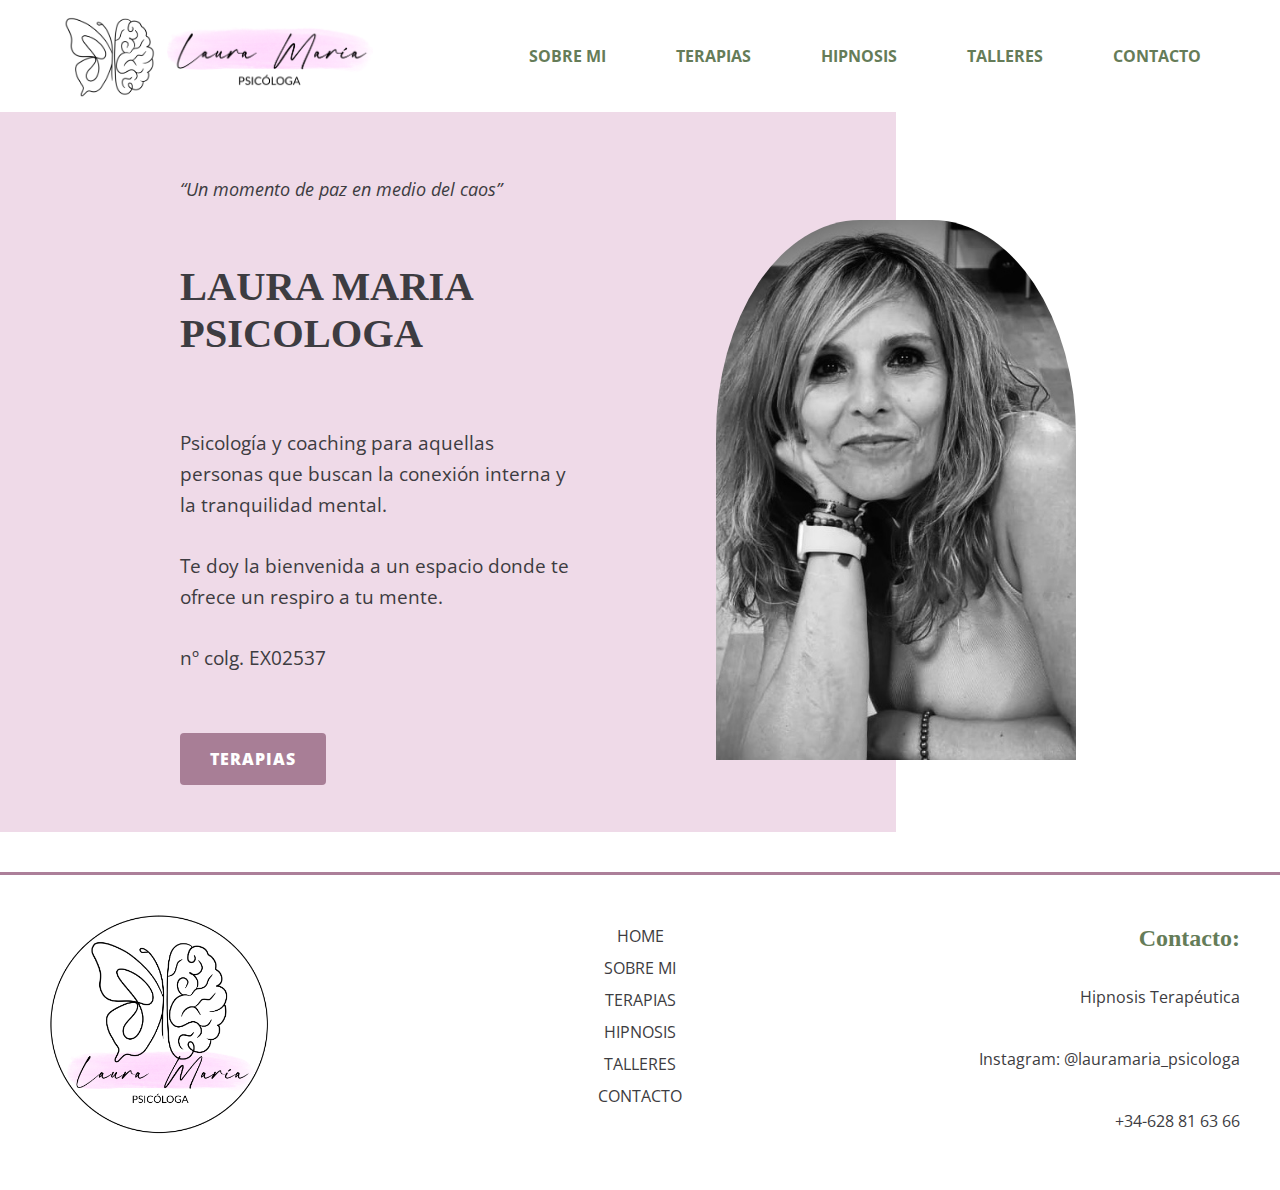
<file: html/index.html>
<!DOCTYPE html>
<html lang="en">

<head>
    <meta charset="UTF-8">
    <meta name="viewport" content="width=device-width, initial-scale=1.0">
    <title>LauraMaria-Psicologa</title>
    <link rel="stylesheet" href="../css/style.css">
    <link rel="stylesheet" href="../css/index.css">
    <link rel="preconnect" href="https://fonts.googleapis.com">
    <link rel="preconnect" href="https://fonts.gstatic.com" crossorigin>
    <link
        href="https://fonts.googleapis.com/css2?family=Open+Sans:ital,wght@0,300..800;1,300..800&family=Playfair:ital,opsz,wght@0,5..1200,300..900;1,5..1200,300..900&display=swap"
        rel="stylesheet">
    <link rel="icon" href="../imagenes/IMG_0937.JPG" type="image/x-icon">
    <script src="../javaScript/index.js"></script>
</head>

<body>
    <header class="header">
        <div class="header-izq">
            <img src="../imagenes/logo-dibujo.png" alt="logo-dibujomariposa" class="img1-logo">
            <img src="../imagenes/logo-letras.png" alt="logo-LauraMaria" class="img2-logo">
        </div>
        <div class="header-der">
            <nav>
                <ul>
                    <a href="../html/sobremi.html">SOBRE MI</a>
                    <a href="../html/terapias.html">TERAPIAS</a>
                    <a href="../html/hipnosis.html">HIPNOSIS</a>
                    <a href="../html/talleres.html">TALLERES</a>
                    <a href="../html/contacto.html">CONTACTO</a>
                </ul>
            </nav>
        </div>
    </header>

    <main>
        <div class="cuadro-rosa">
            <div class="principal-izq">
                <div class="texto">
                    <p><i>“Un momento de paz en medio del caos”</i></p>
                    <h1>LAURA MARIA PSICOLOGA</h1>
                    <p>Psicología y coaching para aquellas personas
                        que buscan la conexión interna y la tranquilidad mental.<br></br>
                        Te doy la bienvenida a un espacio donde te ofrece un
                        respiro a tu mente.<br></br>
                        nº colg. EX02537</p>
                </div>
                <a href="../html/terapias.html" class="boton-rosaf"><b>TERAPIAS</b></a>
            </div>
            <div class="principal-der">
                <img src="../imagenes/foto-portada.jpg" alt="lauramaria-psicologa">
            </div>
    </main>

    <footer>
        <div class="footer-linea-rosa"></div>
        <div class="footer-content">
            <div class="footer-imagen">
                <img src="../imagenes/logo.PNG" alt="logo-dibujomariposa">
            </div>
            <div class="footer-links">
                <a href="../html/index.html">HOME</a>
                <a href="../html/sobremi.html">SOBRE MI</a>
                <a href="../html/terapias.html">TERAPIAS</a>
                <a href="../html/hipnosis.html">HIPNOSIS</a>
                <a href="../html/talleres.html">TALLERES</a>
                <a href="../html/contacto.html">CONTACTO</a>
            </div>
            <div class="footer-contacto">
                <h2>Contacto:</h2>
                <p>Hipnosis Terapéutica</p>
                <p>Instagram:
                    <a href="https://www.instagram.com/lauramaria_psicologa/" target="_blank">@lauramaria_psicologa</a>
                </p>
                <p>+34-628 81 63 66</p>
            </div>
    </footer>
</body>

</html>
</file>
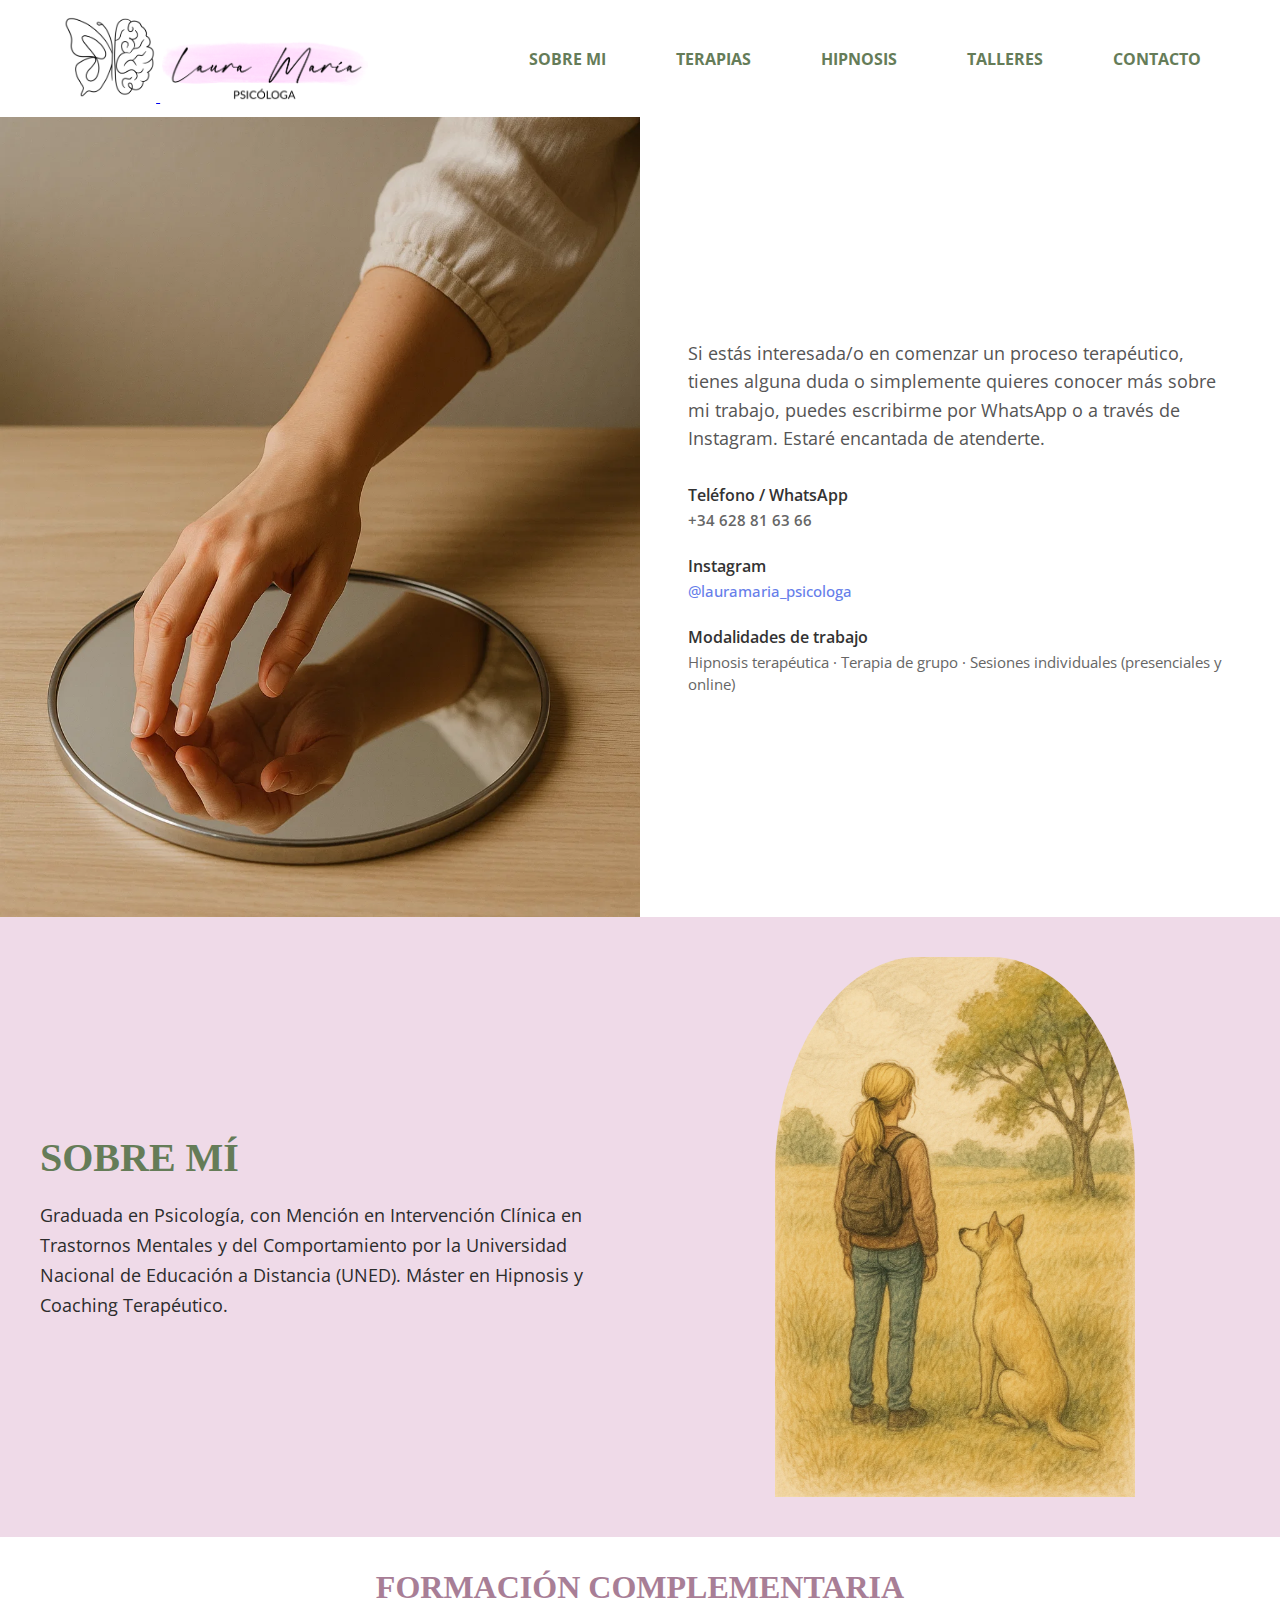
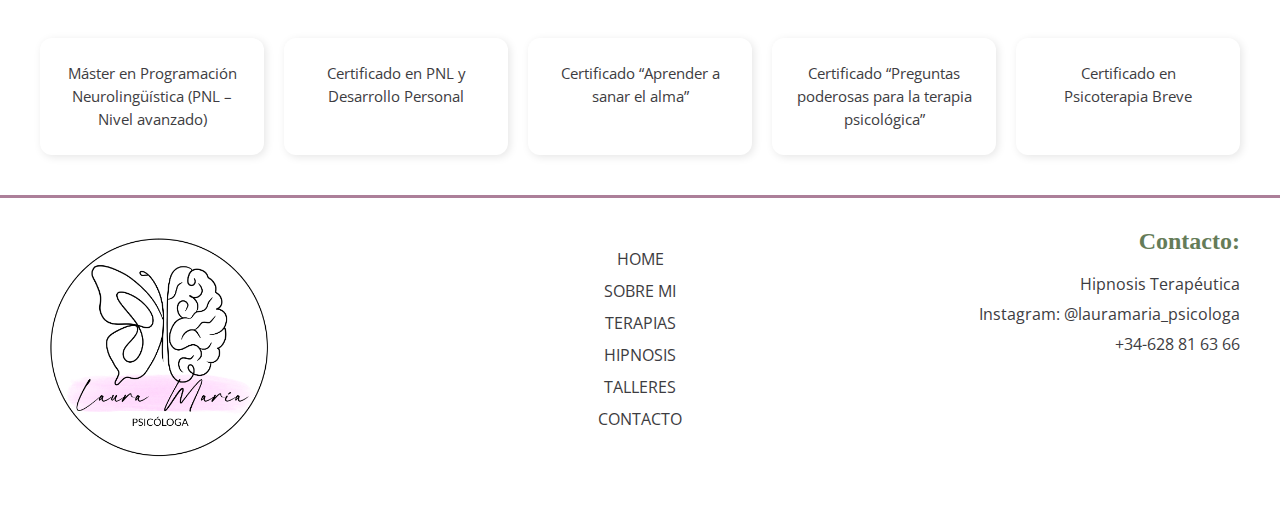
<file: html/contacto.html>
<!DOCTYPE html>
<html lang="en">

<head>
    <meta charset="UTF-8">
    <meta name="viewport" content="width=device-width, initial-scale=1.0">
    <title>LauraMaria-Psicologa</title>
    <link rel="stylesheet" href="../css/contacto.css">
    <link rel="stylesheet" href="../css/style.css">
    <link rel="preconnect" href="https://fonts.googleapis.com">
    <link rel="preconnect" href="https://fonts.gstatic.com" crossorigin>
    <link
        href="https://fonts.googleapis.com/css2?family=Open+Sans:ital,wght@0,300..800;1,300..800&family=Playfair:ital,opsz,wght@0,5..1200,300..900;1,5..1200,300..900&display=swap"
        rel="stylesheet">
    <link rel="icon" href="../imagenes/IMG_0937.JPG" type="image/x-icon">
    <script src="../javaScript/index.js"></script>
    <script src="../javaScript/contacto.js"></script>
</head>

<body>
    <header class="header">
        <div class="header-izq">
            <a href="../html/index.html">
                <img src="../imagenes/logo-dibujo.png" alt="logo-dibujomariposa" class="img1-logo">
                <img src="../imagenes/logo-letras.png" alt="logo-LauraMaria" class="img2-logo">
            </a>
        </div>
        <div class="header-der">
            <nav>
                <ul>
                    <a href="../html/sobremi.html">SOBRE MI</a>
                    <a href="../html/terapias.html">TERAPIAS</a>
                    <a href="../html/hipnosis.html">HIPNOSIS</a>
                    <a href="../html/talleres.html">TALLERES</a>
                    <a href="../html/contacto.html">CONTACTO</a>
                </ul>
            </nav>
        </div>
    </header>

    <main>
        <div class="contact-container">
            <div class="contact-image">
                <img src="../imagenes/espejo-contacto.webp" alt="Terapia psicológica profesional">
            </div>

            <div class="contact-content">
                <p class="contact-intro">
                    Si estás interesada/o en comenzar un proceso terapéutico, tienes alguna duda o simplemente quieres
                    conocer más sobre mi trabajo, puedes escribirme por WhatsApp o a través de Instagram. Estaré
                    encantada de atenderte.
                </p>

                <div class="contact-info">
                    <div class="contact-item">
                        <div class="contact-details">
                            <h3>Teléfono / WhatsApp</h3>
                            <p class="phone-number">+34 628 81 63 66</p>
                        </div>
                    </div>

                    <div class="contact-item">
                        <div class="contact-details">
                            <h3>Instagram</h3>
                            <p><a href="https://www.instagram.com/lauramaria_psicologa/"
                                    target="_blank">@lauramaria_psicologa</a></p>
                        </div>
                    </div>

                    <div class="contact-item">
                        <div class="contact-details">
                            <h3>Modalidades de trabajo</h3>
                            <p>Hipnosis terapéutica · Terapia de grupo · Sesiones individuales (presenciales y online)
                            </p>
                        </div>
                    </div>
                </div>
            </div>
        </div>

        <div class="fondo-rosa">
            <div class="texto-izq">
                <h3>Sobre mí</h3>
                <p>Graduada en Psicología, con Mención en Intervención Clínica en Trastornos Mentales y del
                    Comportamiento por la Universidad Nacional de Educación a Distancia (UNED).
                    Máster en Hipnosis y Coaching Terapéutico.</p>
            </div>
            <div class="imagen-der">
                <img src="../imagenes/chica-perro.webp"
                    alt="hipnosis-terapia" class="img-hipnosis-contacto">
            </div>
        </div>

        <h1 class="title">Formación complementaria</h1>

            <div class="cards-container">
                <div class="card">
                    <div class="card-content">
                        Máster en Programación Neurolingüística (PNL – Nivel avanzado)
                    </div>
                </div>
                <div class="card">
                    <div class="card-content">
                        Certificado en PNL y Desarrollo Personal
                    </div>
                </div>
                <div class="card">
                    <div class="card-content">
                        Certificado “Aprender a sanar el alma”
                    </div>
                </div>
                <div class="card">
                    <div class="card-content">
                        Certificado “Preguntas poderosas para la terapia psicológica”
                    </div>
                </div>
                <div class="card">
                    <div class="card-content">
                        Certificado en Psicoterapia Breve
                    </div>
                </div>
            </div>
    </main>

    <footer>
        <div class="footer-linea-rosa"></div>
        <div class="footer-content">
            <div class="footer-imagen">
                <img src="../imagenes/logo.PNG" alt="logo-dibujomariposa">
            </div>
            <div class="footer-links">
                <a href="../html/index.html">HOME</a>
                <a href="../html/sobremi.html">SOBRE MI</a>
                <a href="../html/terapias.html">TERAPIAS</a>
                <a href="../html/hipnosis.html">HIPNOSIS</a>
                <a href="../html/talleres.html">TALLERES</a>
                <a href="../html/contacto.html">CONTACTO</a>
            </div>
            <div class="footer-contacto">
                <h2>Contacto:</h2>
                <p>Hipnosis Terapéutica</p>
                <p>Instagram:
                    <a href="https://www.instagram.com/lauramaria_psicologa/" target="_blank">@lauramaria_psicologa</a>
                </p>
                <p>+34-628 81 63 66</p>
            </div>
    </footer>
</body>

</html>
</file>
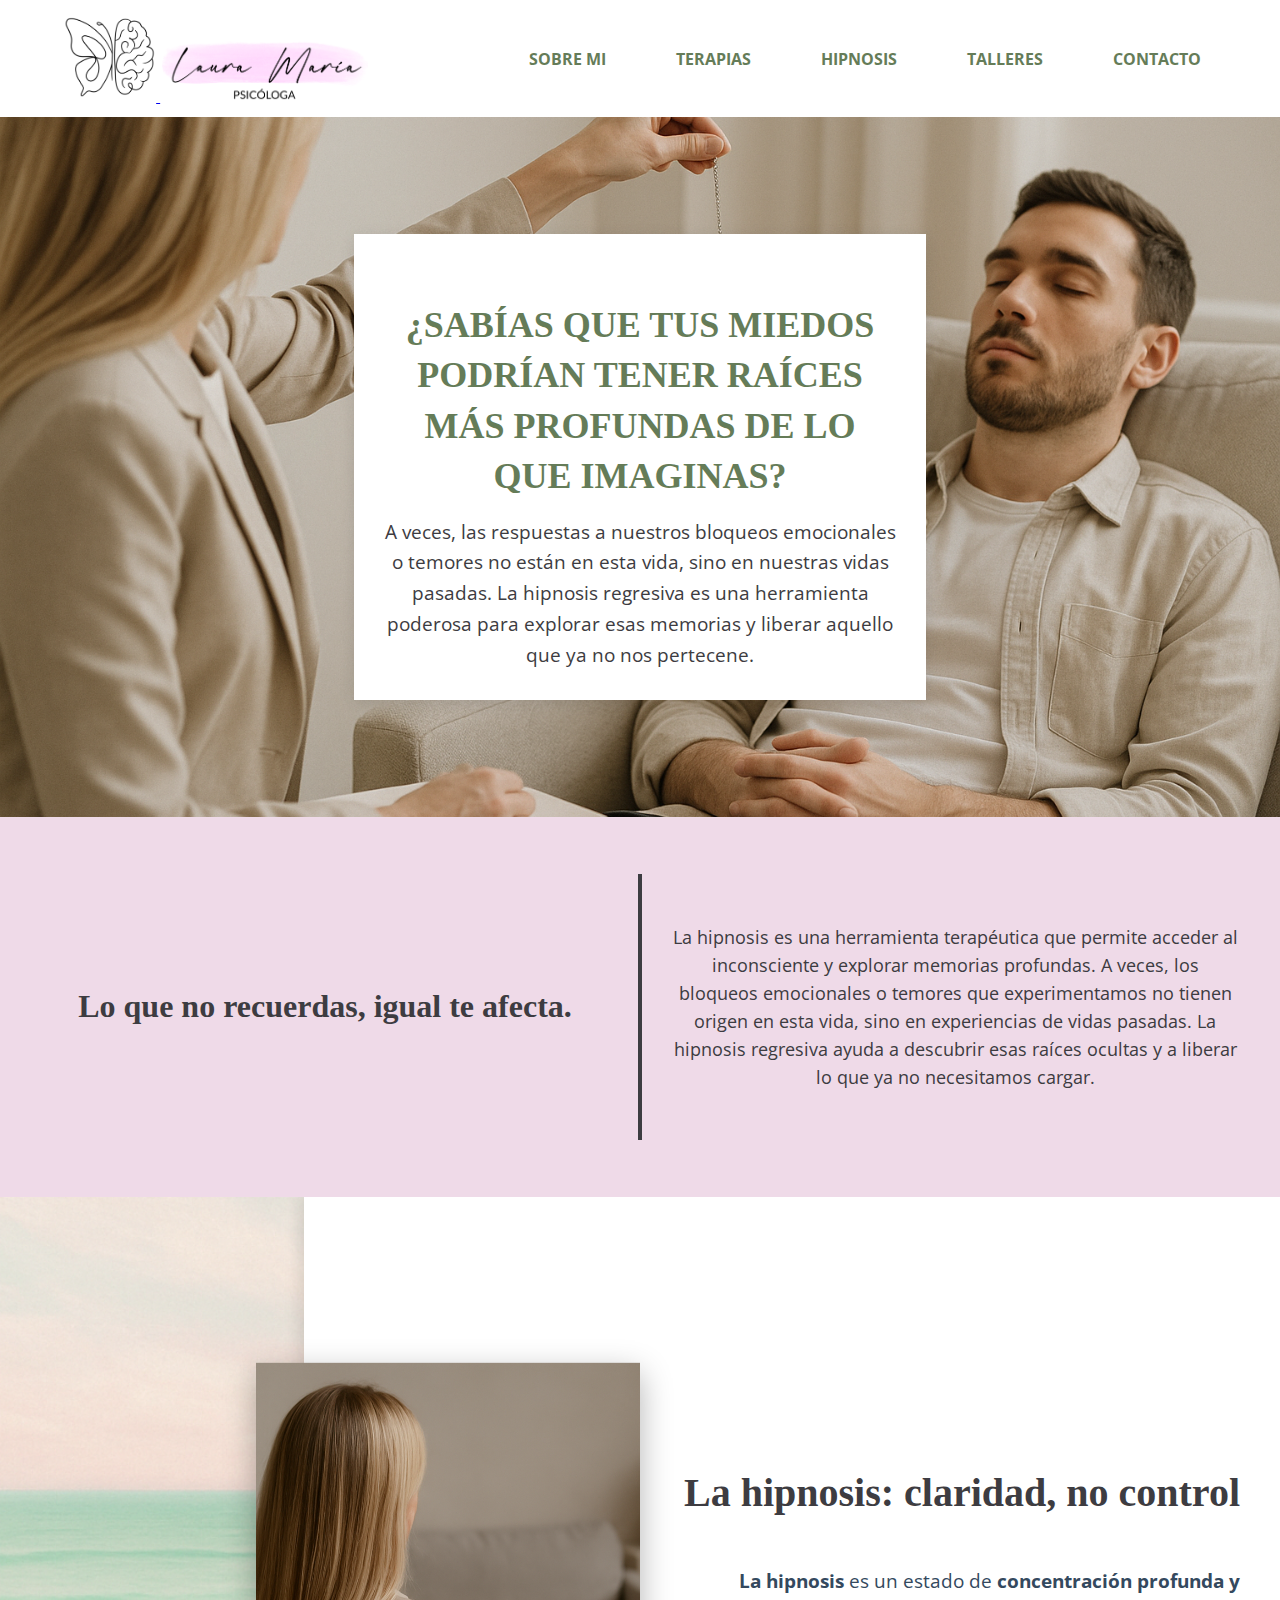
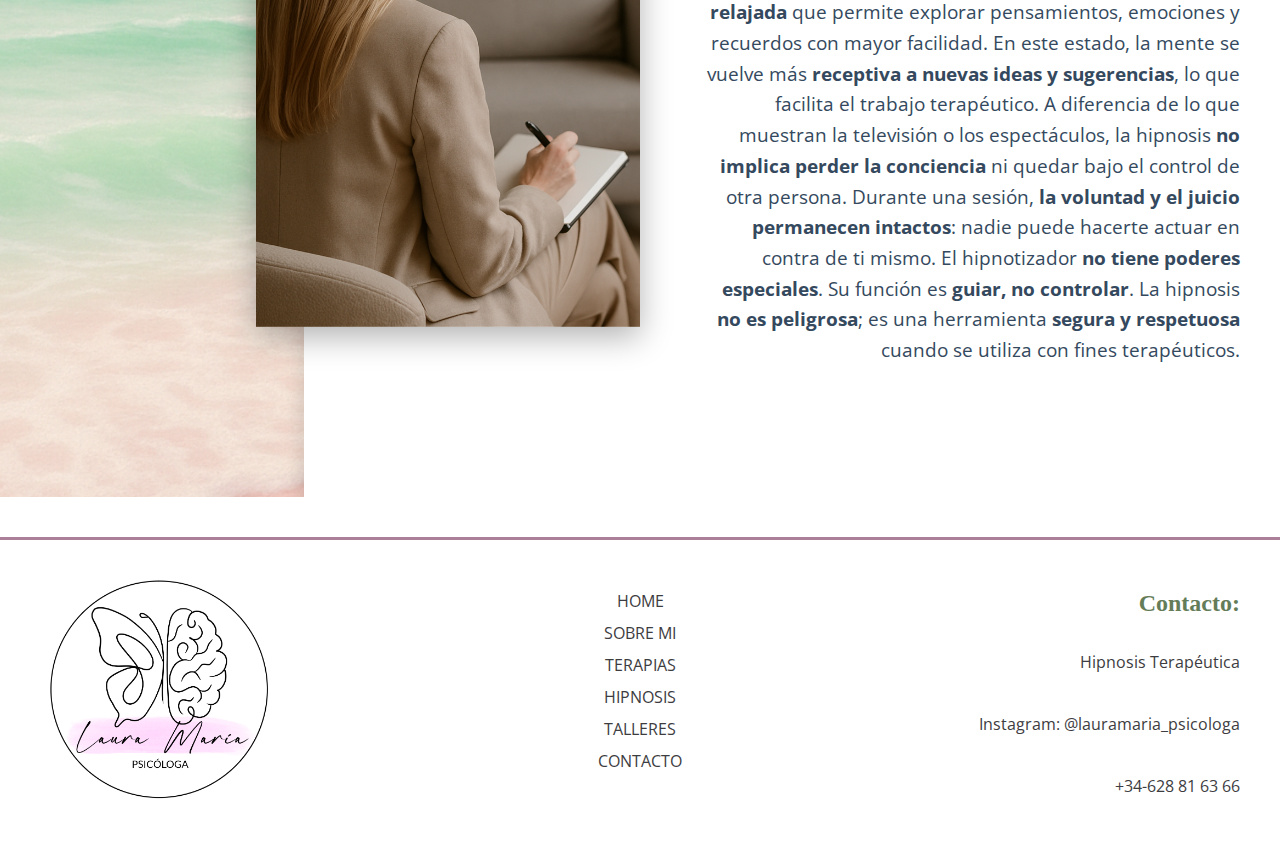
<file: html/hipnosis.html>
<!DOCTYPE html>
<html lang="en">

<head>
    <meta charset="UTF-8">
    <meta name="viewport" content="width=device-width, initial-scale=1.0">
    <title>LauraMaria-Psicologa</title>
    <link rel="stylesheet" href="../css/hipnosis.css">
    <link rel="stylesheet" href="../css/style.css">
    <link rel="preconnect" href="https://fonts.googleapis.com">
    <link rel="preconnect" href="https://fonts.gstatic.com" crossorigin>
    <link
        href="https://fonts.googleapis.com/css2?family=Open+Sans:ital,wght@0,300..800;1,300..800&family=Playfair:ital,opsz,wght@0,5..1200,300..900;1,5..1200,300..900&display=swap"
        rel="stylesheet">
    <link rel="icon" href="../imagenes/IMG_0937.JPG" type="image/x-icon">
    <script src="../javaScript/index.js"></script>
</head>

<body>
    <header class="header">
        <div class="header-izq">
            <a href="../html/index.html">
                <img src="../imagenes/logo-dibujo.png" alt="logo-dibujomariposa" class="img1-logo">
                <img src="../imagenes/logo-letras.png" alt="logo-LauraMaria" class="img2-logo">
            </a>
        </div>
        <div class="header-der">
            <nav>
                <ul>
                    <a href="../html/sobremi.html">SOBRE MI</a>
                    <a href="../html/terapias.html">TERAPIAS</a>
                    <a href="../html/hipnosis.html">HIPNOSIS</a>
                    <a href="../html/talleres.html">TALLERES</a>
                    <a href="../html/contacto.html">CONTACTO</a>
                </ul>
            </nav>
        </div>
    </header>

    <main>
        <div class="imagen-concartel">
            <div class="imagen-atras">
                <img src="../imagenes/hipnoterapiafondo.png" alt="hipnosis-terapia">
            </div>
            <div class="cartel-sup">
                <h3>¿Sabías que tus miedos podrían tener raíces más profundas de lo que imaginas?</h3>
                <p>A veces, las respuestas a nuestros bloqueos emocionales o temores no están en
                    esta vida, sino en nuestras vidas pasadas. La hipnosis regresiva es una
                    herramienta poderosa para explorar esas memorias y liberar aquello que ya
                    no nos pertecene.</p>
            </div>
        </div>

        <div class="recuadro-rosa">
            <div class="texto-izquier">
                <h3>Lo que no recuerdas, igual te afecta.</h3>
            </div>
            <div class="texto-dere">
                <p>La hipnosis es una herramienta terapéutica que permite acceder al inconsciente y explorar memorias
                    profundas.
                    A veces, los bloqueos emocionales o temores que experimentamos no tienen origen en esta vida, sino
                    en experiencias de vidas pasadas.
                    La hipnosis regresiva ayuda a descubrir esas raíces ocultas y a liberar lo que ya no necesitamos
                    cargar.</p>
            </div>
        </div>

        <div class="division">
            <div class="imagen-fondo">
                <img src="../imagenes/mar-hipnoterapia.png" alt="hipnosis-terapia" class="img-hipnosis">
            </div>
            <div class="rectangulo-blanco">
                <h3>La hipnosis: claridad, no control</h3>
                <p><b>La hipnosis</b> es un estado de <b>concentración profunda y relajada</b> que permite explorar pensamientos,
                    emociones y recuerdos con mayor facilidad. En este estado, la mente se vuelve más <b>receptiva a nuevas
                    ideas y sugerencias</b>, lo que facilita el trabajo terapéutico.
                    A diferencia de lo que muestran la televisión o los espectáculos, la hipnosis <b>no implica perder la
                    conciencia</b> ni quedar bajo el control de otra persona.
                    Durante una sesión, <b>la voluntad y el juicio permanecen intactos</b>: nadie puede hacerte actuar en
                    contra de ti mismo.
                    El hipnotizador <b>no tiene poderes especiales</b>. Su función es <b>guiar, no controlar</b>.
                    La hipnosis <b>no es peligrosa</b>; es una herramienta <b>segura y respetuosa</b> cuando se utiliza con fines
                    terapéuticos.</p>
            </div>
            <div class="imagen-chica">
                <img src="../imagenes/hipnosis-psico.png" alt="hipnosis-terapia" class="img-psico">
            </div>
        </div>
    </main>
    <footer>
        <div class="footer-linea-rosa"></div>
        <div class="footer-content">
            <div class="footer-imagen">
                <img src="../imagenes/logo.PNG" alt="logo-dibujomariposa">
            </div>
            <div class="footer-links">
                <a href="../html/index.html">HOME</a>
                <a href="../html/sobremi.html">SOBRE MI</a>
                <a href="../html/terapias.html">TERAPIAS</a>
                <a href="../html/hipnosis.html">HIPNOSIS</a>
                <a href="../html/talleres.html">TALLERES</a>
                <a href="../html/contacto.html">CONTACTO</a>
            </div>
            <div class="footer-contacto">
                <h2>Contacto:</h2>
                <p>Hipnosis Terapéutica</p>
                <p>Instagram:
                    <a href="https://www.instagram.com/lauramaria_psicologa/" target="_blank">@lauramaria_psicologa</a>
                </p>
                <p>+34-628 81 63 66</p>
            </div>
    </footer>
</body>

</html>
</file>
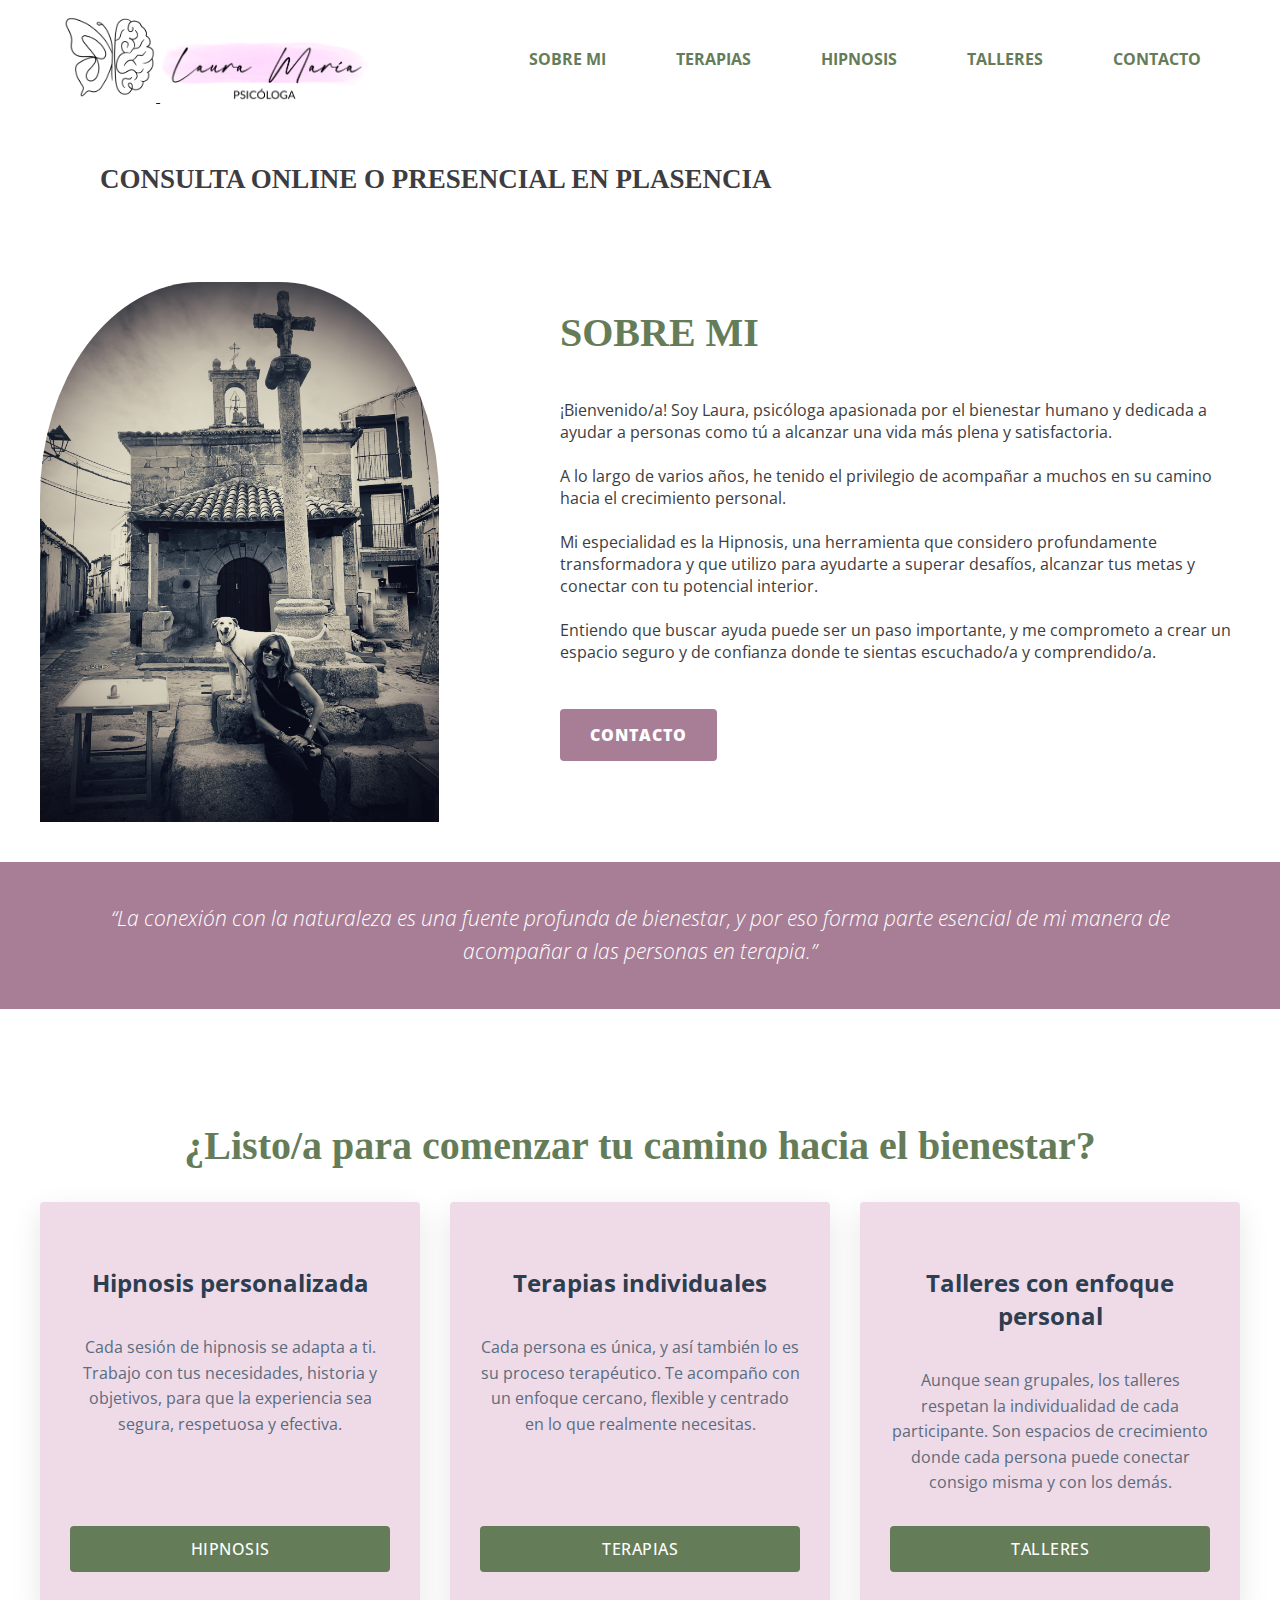
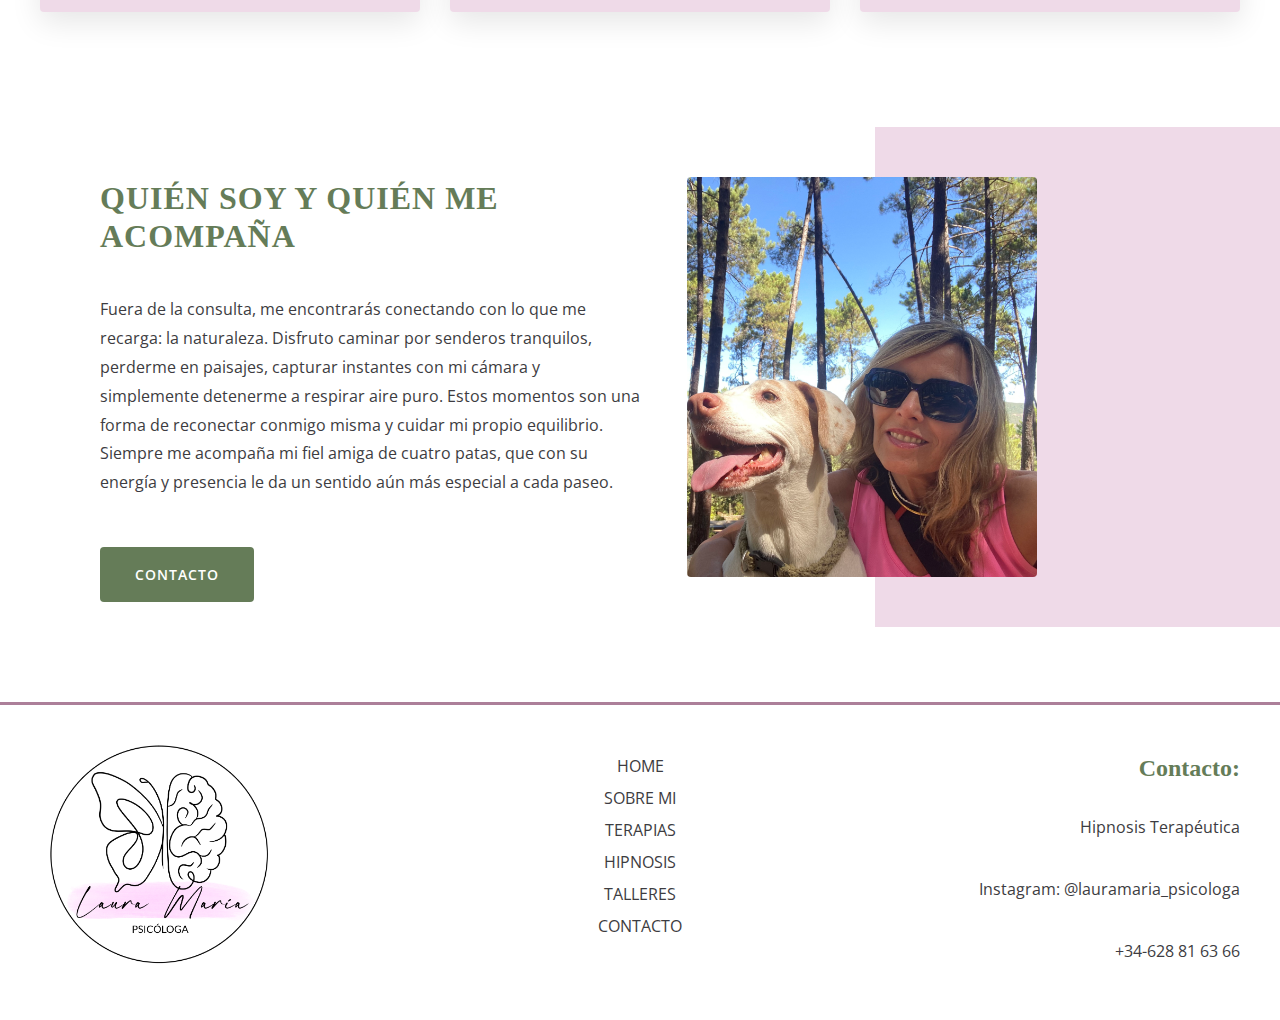
<file: html/sobremi.html>
<!DOCTYPE html>
<html lang="en">

<head>
    <meta charset="UTF-8">
    <meta name="viewport" content="width=device-width, initial-scale=1.0">
    <title>LauraMaria-Psicologa</title>
    <link rel="stylesheet" href="../css/sobremi.css">
    <link rel="stylesheet" href="../css/style.css">
    <link rel="preconnect" href="https://fonts.googleapis.com">
    <link rel="preconnect" href="https://fonts.gstatic.com" crossorigin>
    <link
        href="https://fonts.googleapis.com/css2?family=Open+Sans:ital,wght@0,300..800;1,300..800&family=Playfair:ital,opsz,wght@0,5..1200,300..900;1,5..1200,300..900&display=swap"
        rel="stylesheet">
    <link rel="icon" href="../imagenes/IMG_0937.JPG" type="image/x-icon">
    <script src="../javaScript/index.js"></script>
</head>

<body>
    <header class="header">
        <div class="header-izq">
            <a href="../html/index.html">
                <img src="../imagenes/logo-dibujo.png" alt="logo-dibujomariposa" class="img1-logo">
                <img src="../imagenes/logo-letras.png" alt="logo-LauraMaria" class="img2-logo">
            </a>
        </div>
        <div class="header-der">
            <nav>
                <ul>
                    <a href="../html/sobremi.html">SOBRE MI</a>
                    <a href="../html/terapias.html">TERAPIAS</a>
                    <a href="../html/hipnosis.html">HIPNOSIS</a>
                    <a href="../html/talleres.html">TALLERES</a>
                    <a href="../html/contacto.html">CONTACTO</a>
                </ul>
            </nav>
        </div>
    </header>

    <main>
        <div class="cartel-sup">
            <h3>CONSULTA ONLINE O PRESENCIAL EN PLASENCIA</h3>
        </div>
        <div class="contenedor-principal">
            <div class="imagen-izq">
                <img src="../imagenes/foto-sobremi.jpg" alt="lauramaria-psicologa">
            </div>
            <div class="sobremi-der">
                <h1>SOBRE MI</h1>
                <p>¡Bienvenido/a! Soy Laura, psicóloga apasionada por el bienestar humano y dedicada a ayudar a personas
                    como tú a alcanzar una vida más plena y satisfactoria.<br></br>

                    A lo largo de varios años, he tenido el privilegio de acompañar a muchos en su camino hacia el
                    crecimiento personal.<br></br>

                    Mi especialidad es la Hipnosis, una herramienta que considero profundamente transformadora y que
                    utilizo
                    para ayudarte a superar desafíos, alcanzar tus metas y conectar con tu potencial interior.<br></br>

                    Entiendo que buscar ayuda puede ser un paso importante, y me comprometo a crear un espacio seguro y
                    de
                    confianza donde te sientas escuchado/a y comprendido/a.</p>

                <a href="../html/contacto.html" class="boton-rosaf"><b>CONTACTO</b></a>
            </div>
        </div>
        <div class="rectangulo-divisor">
            <p>“La conexión con la naturaleza es una fuente profunda de bienestar,
                y por eso forma parte esencial de mi manera de acompañar a las personas en terapia.”</p>
        </div>

        <div class="contenedor-columnas">
            <h2>¿Listo/a para comenzar tu camino hacia el bienestar?</h2>
            <div class="columnas">
                <div class="rectangulo-columna">
                    <h3>Hipnosis personalizada</h3>
                    <p>Cada sesión de hipnosis se adapta a ti. Trabajo con tus necesidades, historia y objetivos, 
                        para que la experiencia sea segura, respetuosa y efectiva.</p>
                    <a href="../html/hipnosis.html" class="boton-columna">HIPNOSIS</a>
                </div>

                <div class="rectangulo-columna">
                    <h3>Terapias individuales</h3>
                    <p>Cada persona es única, y así también lo es su proceso terapéutico. Te acompaño con un 
                        enfoque cercano, flexible y centrado en lo que realmente necesitas.</p>
                    <a href="../html/terapias.html" class="boton-columna">TERAPIAS</a>
                </div>

                <div class="rectangulo-columna">
                    <h3>Talleres con enfoque personal</h3>
                    <p>Aunque sean grupales, los talleres respetan la individualidad de cada participante. 
                        Son espacios de crecimiento donde cada persona puede conectar consigo misma y con los demás.</p>
                    <a href="../html/talleres.html" class="boton-columna">TALLERES</a>
                </div>
            </div>
        </div>
        <div class="contenedor-contacto">
            <div class="contacto-izq">
                <h2>Quién soy y quién me acompaña</h2>
                <p>Fuera de la consulta, me encontrarás conectando con lo que me recarga: la naturaleza. Disfruto 
                    caminar por senderos tranquilos, perderme en paisajes, capturar instantes con mi cámara y simplemente 
                    detenerme a respirar aire puro. Estos momentos son una forma de reconectar conmigo misma y cuidar 
                    mi propio equilibrio. Siempre me acompaña mi fiel amiga de cuatro patas, que con su energía y presencia 
                    le da un sentido aún más especial a cada paseo.</p>
                    <a href="../html/contacto.html" class="boton-contacto">CONTACTO</a>
            </div>
            <div class="contacto-der">
                <img src="../imagenes/foto-sobremi2.jpg" alt="lauramaria-psicologa">
            </div>
        </div>
    </main>

    <footer>
        <div class="footer-linea-rosa"></div>
        <div class="footer-content">
            <div class="footer-imagen">
                <img src="../imagenes/logo.PNG" alt="logo-dibujomariposa">
            </div>
            <div class="footer-links">
                <a href="../html/index.html">HOME</a>
                <a href="../html/sobremi.html">SOBRE MI</a>
                <a href="../html/terapias.html">TERAPIAS</a>
                <a href="../html/hipnosis.html">HIPNOSIS</a>
                <a href="../html/talleres.html">TALLERES</a>
                <a href="../html/contacto.html">CONTACTO</a>
            </div>
            <div class="footer-contacto">
                <h2>Contacto:</h2>
                <p>Hipnosis Terapéutica</p>
                <p>Instagram:
                    <a href="https://www.instagram.com/lauramaria_psicologa/" target="_blank">@lauramaria_psicologa</a>
                </p>
                <p>+34-628 81 63 66</p>
            </div>
    </footer>
</body>

</html>
</file>
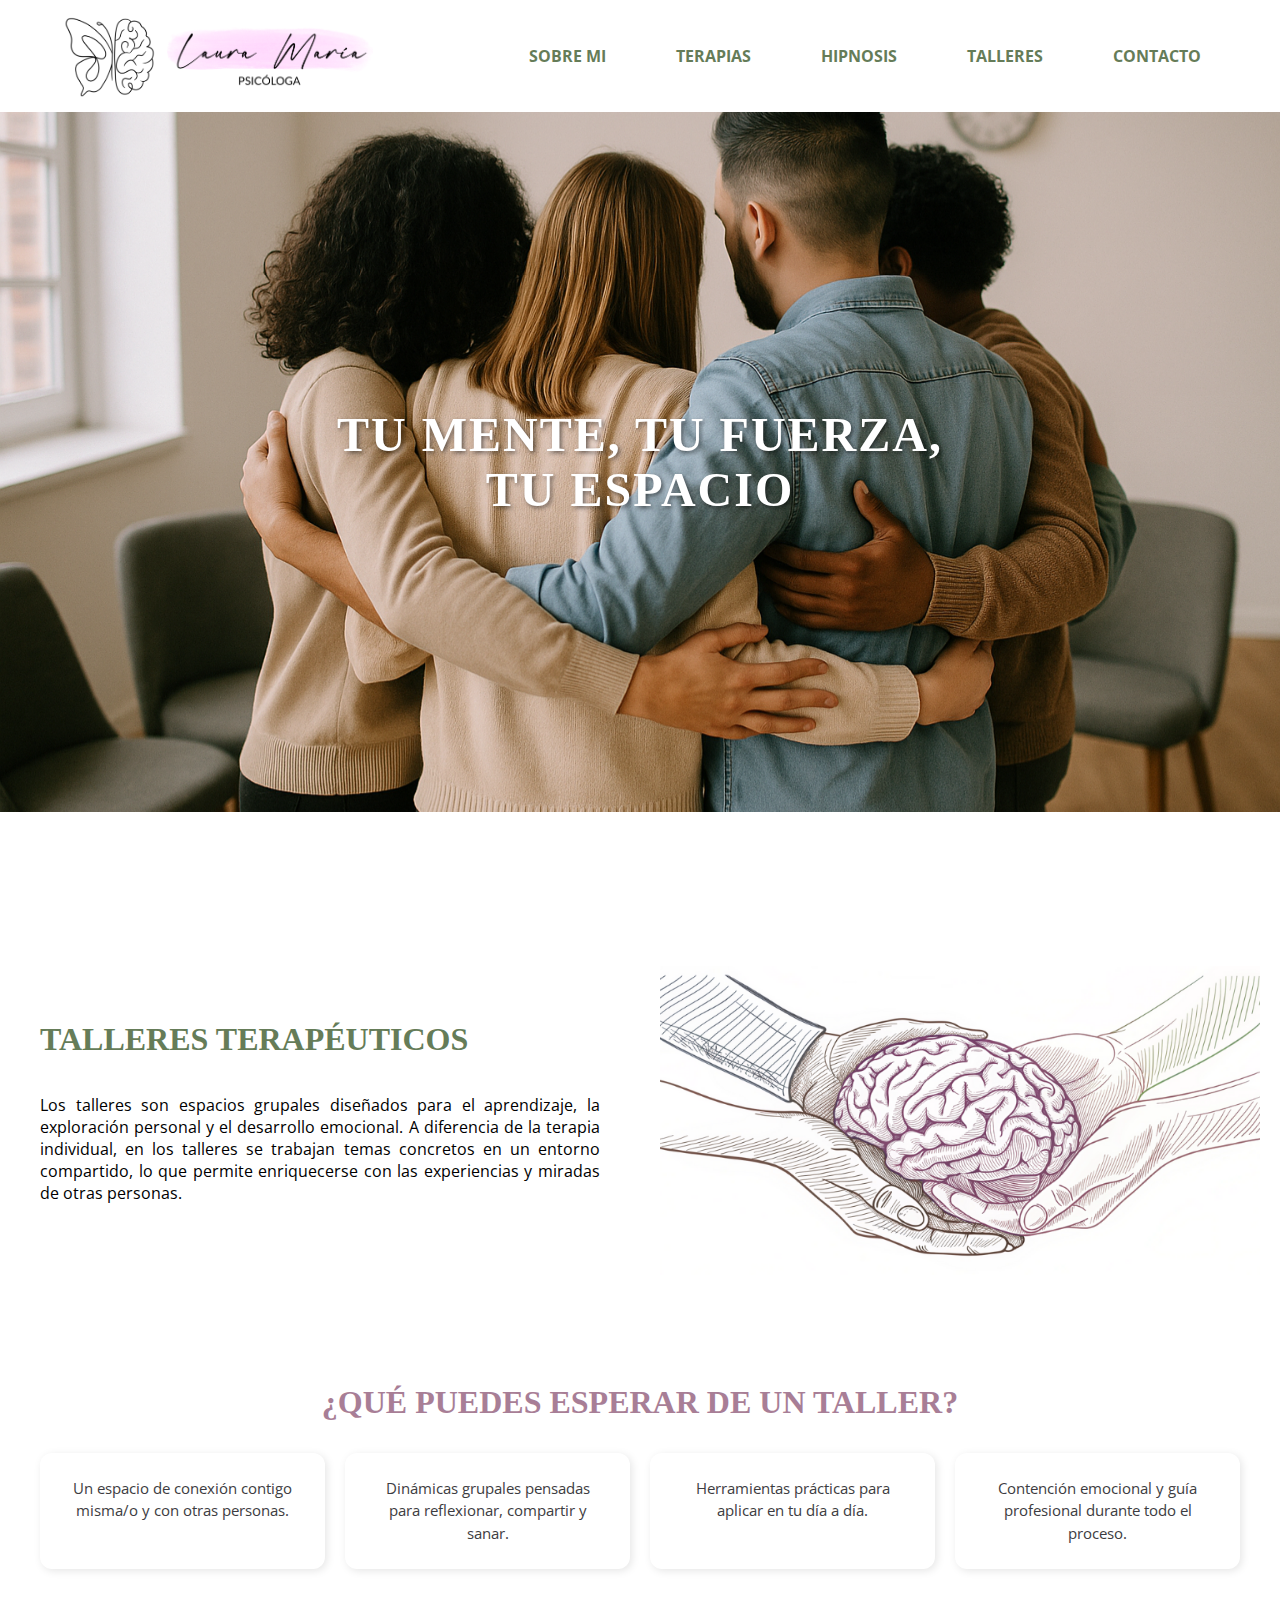
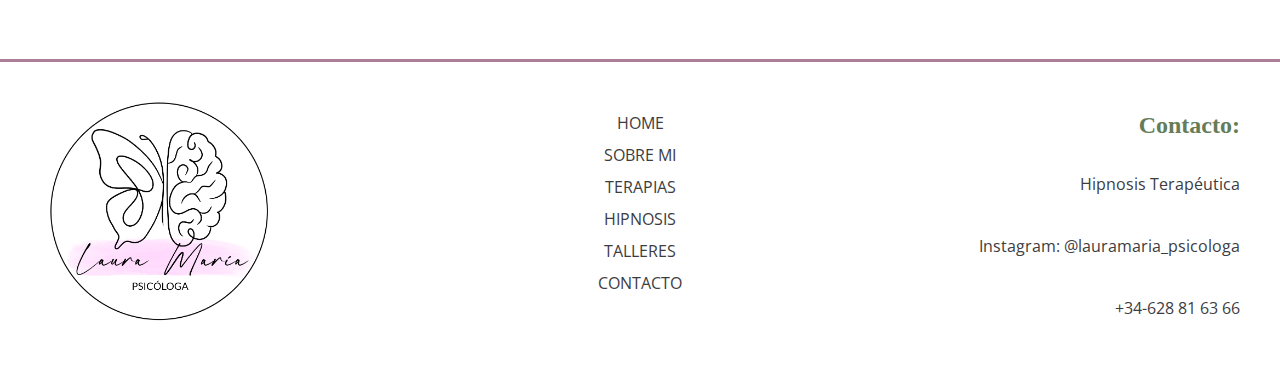
<file: html/talleres.html>
<!DOCTYPE html>
<html lang="en">

<head>
    <meta charset="UTF-8">
    <meta name="viewport" content="width=device-width, initial-scale=1.0">
    <title>LauraMaria-Psicologa</title>
    <link rel="stylesheet" href="../css/style.css">
    <link rel="stylesheet" href="../css/talleres.css">
    <link rel="preconnect" href="https://fonts.googleapis.com">
    <link rel="preconnect" href="https://fonts.gstatic.com" crossorigin>
    <link
        href="https://fonts.googleapis.com/css2?family=Open+Sans:ital,wght@0,300..800;1,300..800&family=Playfair:ital,opsz,wght@0,5..1200,300..900;1,5..1200,300..900&display=swap"
        rel="stylesheet">
    <link rel="icon" href="../imagenes/IMG_0937.JPG" type="image/x-icon">
    <script src="../javaScript/index.js"></script>
    <script src="../javaScript/talleres.js"></script>
</head>

<body>
    <header class="header">
        <div class="header-izq">
            <img src="../imagenes/logo-dibujo.png" alt="logo-dibujomariposa" class="img1-logo">
            <img src="../imagenes/logo-letras.png" alt="logo-LauraMaria" class="img2-logo">
        </div>
        <div class="header-der">
            <nav>
                <ul>
                    <a href="../html/sobremi.html">SOBRE MI</a>
                    <a href="../html/terapias.html">TERAPIAS</a>
                    <a href="../html/hipnosis.html">HIPNOSIS</a>
                    <a href="../html/talleres.html">TALLERES</a>
                    <a href="../html/contacto.html">CONTACTO</a>
                </ul>
            </nav>
        </div>
    </header>

    <main>
        <div class="talleres-princi">
            <div class="img-movimiento">
                <img src="../imagenes/grupo-talleres.png" alt="terapias" class="img-terapias" id="parallaxImage">
            </div>
            <div class="titulo-talleres">
                <h1>tu mente, tu fuerza, tu espacio</h1>
            </div>
        </div>

        <div class="container">
            <div class="content">
                <div class="text-section">
                    <h1>Talleres Terapéuticos</h1>
                    <p>Los talleres son espacios grupales diseñados para el aprendizaje, la exploración personal y el
                        desarrollo emocional. A diferencia de la terapia individual, en los talleres se trabajan temas
                        concretos en un entorno compartido, lo que permite enriquecerse con las experiencias y miradas
                        de otras personas.</p>
                </div>

                <div class="image-section">
                    <div class="image-placeholder">
                        <img src="../imagenes/cerebroterapias.png" alt="talleres" class="talleres-image">
                    </div>
                </div>
            </div>

            <h1 class="title">¿Qué puedes esperar de un taller?</h1>

            <div class="cards-container">
                <div class="card">
                    <div class="card-content">
                        Un espacio de conexión contigo misma/o y con otras personas.
                    </div>
                </div>
                <div class="card">
                    <div class="card-content">
                        Dinámicas grupales pensadas para reflexionar, compartir y sanar.
                    </div>
                </div>
                <div class="card">
                    <div class="card-content">
                        Herramientas prácticas para aplicar en tu día a día.
                    </div>
                </div>
                <div class="card">
                    <div class="card-content">
                        Contención emocional y guía profesional durante todo el proceso.
                    </div>
                </div>
            </div>
    </main>

    <footer>
        <div class="footer-linea-rosa"></div>
        <div class="footer-content">
            <div class="footer-imagen">
                <img src="../imagenes/logo.PNG" alt="logo-dibujomariposa">
            </div>
            <div class="footer-links">
                <a href="../html/index.html">HOME</a>
                <a href="../html/sobremi.html">SOBRE MI</a>
                <a href="../html/terapias.html">TERAPIAS</a>
                <a href="../html/hipnosis.html">HIPNOSIS</a>
                <a href="../html/talleres.html">TALLERES</a>
                <a href="../html/contacto.html">CONTACTO</a>
            </div>
            <div class="footer-contacto">
                <h2>Contacto:</h2>
                <p>Hipnosis Terapéutica</p>
                <p>Instagram:
                    <a href="https://www.instagram.com/lauramaria_psicologa/" target="_blank">@lauramaria_psicologa</a>
                </p>
                <p>+34-628 81 63 66</p>
            </div>
    </footer>

</body>

</html>
</file>
<file: css/style.css>
@import url('https://fonts.googleapis.com/css2?family=Open+Sans:ital,wght@0,300..800;1,300..800&family=Playfair:ital,opsz,wght@0,5..1200,300..900;1,5..1200,300..900&display=swap');

body {
  font-family: "Open Sans", sans-serif;
  background-color: white;
  margin: 0;
}

.header {
  display: flex;
  justify-content: space-between;
  align-items: center;
  padding: 10px 5%;
}

.header-izq {
  display: flex;
  align-items: center;
  gap: 2%;
  width: 40%;
}

.img1-logo {
  width: 20%;
  height: auto;
}

.img2-logo {
  width: 45%;
  height: auto;
}

.header-der {
  width: 50%;
  position: relative;
}

.header-der ul {
  display: flex;
  justify-content: flex-end;
  list-style: none;
  gap: 40px;
  margin: 0;
  padding: 0;
}

.header-der a {
  text-decoration: none;
  color: #657C58;
  font-weight: bold;
  padding: 10px 15px;
  border-radius: 5px;
  transition: background-color 0.3s ease;
  white-space: nowrap;
  font-family: "Open Sans", sans-serif;
}


.header-der a:hover {
  background-color: #657C58;
  color: white;
}


.header-der::after {
  content: '☰';
  display: none;
  font-size: 2em;
  color: #657C58;
  cursor: pointer;
  position: absolute;
  right: 0;
  top: 50%;
  transform: translateY(-50%);
  padding: 5px;
}



/* Estilos para el footer */
.footer-linea-rosa {
  height: 3px;
  background: #AC7F99;
  margin-bottom: 30px;
  width: 100%;
}

footer {
  background-color: white; 
  padding: 40px 0;
}

.footer-content {
  display: flex;
  justify-content: space-between;
  align-items: flex-start; 
  max-width: 1200px;
  margin: 0 auto;
}

.footer-imagen {
  flex: 1;
  text-align: left;
}

.footer-imagen img {
  max-width: 60%;
  height: auto;
}

.footer-links {
  flex: 1;
  display: flex;
  flex-direction: column;
  align-items: center;
  gap: 10px;
  padding: 20px 0;
}

.footer-links a {
  text-decoration: none;
  color: #3D3C41;
  font-family: "Open Sans", sans-serif;
  transition: color 0.3s;
}

.footer-links a:hover {
  color: #657C58;
}

.footer-contacto {
  flex: 1;
  text-align: right;
  display: flex;
  flex-direction: column;
  gap: 8px;
}

.footer-contacto h2 {
  margin-bottom: 10px;
  color: #657C58;
  font-family: "Playfair display", bold;
}

.footer-contacto p, .footer-contacto a {
  color: #3D3C41;
  text-decoration: none;
}

.footer-contacto a:hover {
  text-decoration: underline;
}


/* Media queries */
@media (max-width: 768px) {
  .header-izq {
    flex-direction: row;
    align-items: center;
    gap: 10px;
    width: auto;
  }

  .img1-logo {
    width: 30%;
  }

  .img2-logo {
    width: 40%;
  }

  .header-der {
    width: auto;
  }

  .header-der ul {
    display: none;
    position: fixed;
    top: 0;
    left: 0;
    width: 100vw;
    height: 100vh;
    background-color: rgba(255, 255, 255, 0.95);
    flex-direction: column;
    justify-content: center;
    align-items: center;
    gap: 30px;
    z-index: 1000;
  }

  .header-der ul.active {
    display: flex;
  }

  .header-der a {
    font-size: 1.2em;
    padding: 15px 30px;
  }

  .header-der::after {
    display: block;
  }

  .header-der.active::after {
    content: '✕';
    z-index: 1000;
    color: #657C58;
  }
}

/* Para tablets */
@media (min-width: 769px) and (max-width: 1024px) {
  .header-der ul {
    gap: 25px;
  }

  .header-der a {
    padding: 8px 12px;
    font-size: 0.9em;
  }
}
</file>
<file: css/index.css>
.cuadro-rosa {
    width: 70%;
    height: 80vh;
    background: #EFDAE8;
    position: relative;
    display: flex;
    margin-left: 0;
    overflow: visible;
}

.principal-izq {
    width: 60%;
    padding: 0 0 0 20vh;
    display: flex;
    flex-direction: column;
    justify-content: center;
    gap: 40px;
}

.texto {
    display: flex;
    flex-direction: column;
    gap: 25px;
}

.texto p:first-child {
    font-style: italic;
    font-size: 18px;
    color: #3D3C41;
    margin-bottom: 10px;
}

.texto h1 {
    font-size: 32px;
    color: #3D3C41;
    font-size: 4.5vh;
    font-family: "Playfair display", bold;
}

.texto p:last-child {
    font-size: 1.2rem;
    line-height: 1.6;
    color: #3D3C41;
    max-width: 400px;
}

.boton-rosaf {
    background: #A87E96;
    color: white;
    padding: 15px 30px;
    text-decoration: none;
    border-radius: 4px;
    font-weight: bold;
    letter-spacing: 1px;
    transition: all 0.3s ease;
    align-self: flex-start;
}

.boton-rosaf:hover {
    transform: translateY(-2px);
    background: #657C58;
    color: white;
}

.principal-der {
    width: 40%;
    position: relative;
    display: flex;
    justify-content: flex-end;
    align-items: flex-start;
    padding: 0;
}

.principal-der img {
    width: 40vh;
    height: 60vh;
    object-fit: cover;
    border-radius: 40% 40% 0 0;
    position: absolute;
    right: -20vh;
    top: 15%;
}

@media (max-width: 768px) {
    .cuadro-rosa {
        width: 95%;
        height: auto;
        flex-direction: column;
        margin-left: 2.5%;
    }

    .principal-izq {
        width: 80%;
        padding: 40px 40px;
    }

    .principal-der {
        width: 80%;
        justify-content: center;
        padding: 20px;
    }

    .texto h1 {
        font-size: 2rem;
    }

    .texto p:last-child {
        font-size: 1.2rem;
        line-height: 1.6;
        color: #3D3C41;
        max-width: 300px;
    }

    .principal-der img {
        display: none;
    }
}
</file>
<file: css/contacto.css>
* {
    margin: 0;
    padding: 0;
    box-sizing: border-box;
}

body {
    font-family: 'Segoe UI', Tahoma, Geneva, Verdana, sans-serif;
    background: #f5f5f5;
    margin: 0;
    padding: 0;
}

.contact-container {
    display: flex;
    height: 100vh;
    max-height: 800px;
    min-height: 600px;
}

.contact-image {
    flex: 0 0 50%;
    overflow: hidden;
}

.contact-image img {
    width: 100%;
    height: 100%;
    object-fit: cover;
}

.contact-content {
    flex: 0 0 50%;
    background: white;
    padding: 3rem;
    display: flex;
    flex-direction: column;
    justify-content: center;
}

.contact-intro {
    font-size: 1.1rem;
    line-height: 1.6;
    color: #555;
    margin-bottom: 2rem;
}

.contact-info {
    display: flex;
    flex-direction: column;
    gap: 1.5rem;
}

.contact-item {
    display: flex;
    align-items: flex-start;
    gap: 12px;
}

.contact-icon {
    font-size: 1.2rem;
    margin-top: 2px;
}

.contact-details h3 {
    font-size: 1rem;
    font-weight: 600;
    color: #333;
    margin-bottom: 4px;
}

.contact-details p {
    font-size: 0.95rem;
    color: #666;
    line-height: 1.4;
}

.contact-details a {
    color: #667eea;
    text-decoration: none;
    font-weight: 500;
}

.contact-details a:hover {
    text-decoration: underline;
}

.phone-number {
    font-weight: 600;
    color: #333;
    font-size: 1.1rem;
}



.fondo-rosa {
    background: #EFDAE8;
    overflow: hidden;
    margin: 0 auto;
    display: flex;
    align-items: center;
    min-height: 400px;
    padding: 40px;
    gap: 40px;
}

.texto-izq {
    flex: 1;
    color: #2c2c2c;
    padding-right: 20px;
}

.texto-izq h3 {
    font-size: 2.5rem;
    font-weight: 700;
    color: #657C58;
    font-family: "Playfair display", bold;
    margin-bottom: 20px;
    text-transform: uppercase;
    position: relative;
}



.texto-izq p {
    font-size: 1.1rem;
    line-height: 1.7;
    color: #2c2c2c;
}

.imagen-der {
    flex: 1;
    display: flex;
    justify-content: center;
    align-items: center;
}

.img-hipnosis-contacto {
    height: 60vh;
    object-fit: cover;
    border-radius: 40% 40% 0 0;
    display: block;
}


.title {
    font-size: 2rem;
    color: #A87E96;
    font-family: "Playfair display", bold;
    text-transform: uppercase;
    text-align: center;
    margin-bottom: 2rem;
    margin-top: 2rem;
}

.cards-container {
    display: flex;
    gap: 20px;
    max-width: 1200px;
    margin: 0 auto;
}

.card {
    flex: 1;
    background: white;
    border-radius: 12px;
    padding: 1.5rem;
    box-shadow: 2px 2px 8px rgba(0, 0, 0, 0.1);
    text-align: center;
}

.card-content {
    font-size: 0.95rem;
    line-height: 1.5;
    color: #3D3C41;
    font-family: "Open Sans", sans-serif;
}

@media (max-width: 768px) {
    .cards-container {
        flex-direction: column;
        gap: 15px;
    }

    .card {
        padding: 1.2rem;
    }

    .card-content {
        font-size: 0.9rem;
    }
}

@media (max-width: 480px) {
    .title {
        font-size: 1.7rem;
    }
}


@media (max-width: 768px) {
    .fondo-rosa {
        flex-direction: column;
        text-align: center;
        padding: 30px 20px;
        gap: 30px;
    }

    .texto-izq {
        padding-right: 0;
        order: 2;
    }

    .imagen-der {
        order: 1;
    }

    .texto-izq h3 {
        font-size: 2rem;
    }

    .texto-izq h3::after {
        left: 50%;
        transform: translateX(-50%);
    }

    .img-hipnosis-contacto {
        max-width: 280px;
    }
}

@media (max-width: 480px) {
    .fondo-rosa {
        padding: 20px 15px;
        border-radius: 15px 15px 0 0;
    }

    .texto-izq h3 {
        font-size: 1.8rem;
    }

    .texto-izq p {
        font-size: 1rem;
        padding: 20px;
    }
}

@media (max-width: 768px) {
    .contact-container {
        flex-direction: column;
        height: auto;
        min-height: 100vh;
    }

    .contact-image {
        flex: 0 0 40vh;
    }

    .contact-content {
        flex: 1;
        padding: 2rem 1.5rem;
    }

    .contact-intro {
        font-size: 1rem;
    }
}
</file>
<file: css/hipnosis.css>
.imagen-concartel {
    position: relative;
    width: 100%;
    min-height: 700px;
    display: flex;
    align-items: center;
    justify-content: center;
}

.imagen-atras {
    position: absolute;
    top: 0;
    left: 0;
    width: 100%;
    height: 100%;
    z-index: -1;
}

.imagen-atras img {
    width: 100%;
    height: 100%;
    object-fit: cover;
}

.cartel-sup {
    background-color: white;
    padding: 30px;
    box-shadow: 0 4px 15px rgba(0, 0, 0, 0.1);
    max-width: 40%;
    margin: 20px;
    text-align: center;
    z-index: 1;
    position: relative;
}

.cartel-sup h3 {
    color: #657C58;
    font-size: 4vh;
    font-family: "Playfair display", bold;
    text-transform: uppercase;
    margin-bottom: 15px;
    line-height: 1.4;
}

.cartel-sup p {
    color: #3D3C41;
    font-family: "Open Sans", sans-serif;
    font-size: 1.2em;
    line-height: 1.6;
    margin: 0;
}

.recuadro-rosa {
    background-color: #efdae8;
    padding: 40px;
    position: relative;
    display: flex;
    align-items: stretch;
    min-height: 300px;
}

.recuadro-rosa::before {
    content: '';
    position: absolute;
    left: 50%;
    top: 15%;
    bottom: 15%;
    width: 4px;
    background-color: #3D3C41;
    transform: translateX(-50%);
}

.texto-izquier {
    flex: 1;
    padding-right: 30px;
    display: flex;
    align-items: center;
    justify-content: center;
}

.texto-dere {
    flex: 1;
    padding-left: 30px;
    display: flex;
    align-items: center;
}

.texto-izquier h3 {
    color: #3D3C41;
    font-family: "Playfair display", bold;
    font-size: 2rem;
    text-align: center;
    font-weight: bold;
    line-height: 1.3;
}

.texto-dere p {
    color: #3D3C41;
    font-family: "Open Sans", sans-serif;
    font-size: 1.1rem;
    line-height: 1.6;
    text-align: center;
}


.division {
  position: relative;
  width: 100%;
  height: 100vh;
  overflow: hidden;
  display: flex;
  flex-direction: column;
}

.imagen-fondo {
  position: absolute;
  top: 0;
  left: 0;
  width: 100%;
  height: 100%;
  z-index: -1;
}

.img-hipnosis {
  width: 100%;
  height: 100%;
  object-fit: cover;
}

.rectangulo-blanco {
  position: absolute;
  top: 0;
  right: 0;
  width: 70%;
  height: 100%;
  background-color: white;
  padding: 60px 40px;
  display: flex;
  flex-direction: column;
  justify-content: center;
  z-index: 1;
  box-shadow: -5px 0 15px rgba(0, 0, 0, 0.1);
}

.rectangulo-blanco h3 {
  font-size: 2.5rem;
  color: #3D3C41;
  font-family: "Playfair Display", serif;
  font-weight: bold;
  margin-bottom: 30px;
  line-height: 1.2;
  text-align: end;
}

.rectangulo-blanco p {
  font-size: 1.2rem;
  line-height: 1.6;
  color: #34495e;
  text-align: end;
  max-width: 60%;
  margin-left: auto;
}

.imagen-chica {
  position: absolute;
  top: 50%;
  left: 20%;
  transform: translateY(-50%);
  width: 30%;
  z-index: 2;
}

.img-psico {
  width: 100%;
  object-fit: cover;
  box-shadow: 0 10px 30px rgba(0, 0, 0, 0.3);
}

@media (max-width: 480px) {
    .imagen-concartel {
        min-height: 400px;
    }

    .cartel-sup {
        max-width: 90%;
        padding: 15px;
    }

    .cartel-sup h3 {
        font-size: 2.5vh;
    }

    .cartel-sup p {
        font-size: 0.9em;
    }
}

@media (max-width: 480px) {
    .recuadro-rosa {
        padding: 20px 15px;
    }

    .texto-izquier h3 {
        font-size: 2rem;
        line-height: 1.2;
    }

    .texto-dere p {
        font-size: 0.9rem;
        line-height: 1.4;
    }
}

@media (max-width: 1024px) {
    .rectangulo-blanco {
        width: 80%;
        padding: 30px;
    }
    
    .imagen-chica {
        left: 10%;
        width: 35%;
    }
}

@media (max-width: 1024px) {
  .rectangulo-blanco {
    width: 80%;
    padding: 40px 30px;
  }

  .imagen-chica {
    width: 25%;
    left: 10%;
  }

  .rectangulo-blanco h3 {
    font-size: 2rem;
  }

  .rectangulo-blanco p {
    font-size: 1rem;
    max-width: 80%;
  }
}

@media (max-width: 768px) {
  .division {
    flex-direction: column;
    height: auto;
  }

  .rectangulo-blanco {
    position: relative;
    width: 100%;
    height: auto;
    padding: 40px 0;
    box-shadow: none;
    align-items: center;
    text-align: center;
  }

  .imagen-chica {
    position: relative;
    transform: none;
    top: auto;
    left: auto;
    width: 60%;
    margin: 20px auto;
  }

  .rectangulo-blanco h3,
  .rectangulo-blanco p {
    text-align: center;
    margin: 0 auto;
    max-width: 100%;
  }

  .rectangulo-blanco p {
    max-width: 100%;
  }
}
</file>
<file: css/sobremi.css>
.cartel-sup {
    padding: 20px 100px;
}

.cartel-sup h3 {
    color: #3D3C41;
    font-size: 3vh;
    font-family: "Playfair display";
}

/* Contenedor principal */
.contenedor-principal {
    display: flex;
    gap: 40px;
    align-items: flex-start;
    max-width: 1200px;
    margin: 0 auto;
    padding: 40px 20px;
}

/* Columna de la imagen (izquierda) */
.imagen-izq {
    width: 40%;
    flex-shrink: 0;
}

.imagen-izq img {
    height: 60vh;
    object-fit: cover;
    border-radius: 40% 40% 0 0;
    display: block;
}

/* Columna de contenido  */
.sobremi-der {
    width: 60%;
    display: flex;
    flex-direction: column;
}

.sobremi-der h1 {
    color: #657C58;
    font-family: "Playfair display", bold;
    font-size: 2.5rem;
}

.sobremi-der p {
    color: #3D3C41;
    font-family: "Open Sans", sans-serif;
}

/* Botón debajo del texto */
.boton-rosaf {
    display: inline-block;
    margin-top: 30px;
    align-self: flex-start;
}

.boton-rosaf {
    background: #A87E96;
    color: white;
    padding: 15px 30px;
    text-decoration: none;
    border-radius: 4px;
    font-weight: bold;
    letter-spacing: 1px;
    transition: all 0.3s ease;
    align-self: flex-start;
}

.boton-rosaf:hover {
    transform: translateY(-2px);
    background: #657C58;
    color: white;
}

.rectangulo-divisor {
    background: #A87E96;
    padding: 40px 60px;
    position: relative;
    overflow: hidden;
}

.rectangulo-divisor p {
    color: white;
    font-style: italic;
    font-size: 1.3em;
    line-height: 1.6;
    text-align: center;
    margin: 0;
    position: relative;
    z-index: 1;
    font-weight: 300;
}


.contenedor-columnas {
    background: white;
    padding: 80px 40px;
    text-align: center;
}

.contenedor-columnas h2 {
    color: #657C58;
    font-family: "Playfair display", bold;
    font-size: 2.5rem;
}

.columnas {
    display: flex;
    gap: 30px;
    max-width: 1200px;
    margin: 0 auto;
    justify-content: center;
}

.rectangulo-columna {
    background: #EFDAE8;
    border-radius: 4px;
    padding: 40px 30px;
    flex: 1;
    box-shadow: 0 10px 30px rgba(0, 0, 0, 0.1);
    transition: transform 0.3s ease, box-shadow 0.3s ease;
    position: relative;
    overflow: hidden;
    display: flex;
    flex-direction: column;
    justify-content: space-between;
}

.rectangulo-columna::before {
    content: '';
    position: absolute;
    top: 0;
    left: 0;
    right: 0;
    height: 4px;
}

.rectangulo-columna:hover {
    transform: translateY(-8px);
    box-shadow: 0 20px 40px rgba(0, 0, 0, 0.15);
}

.rectangulo-columna h3 {
    color: #2c3e50;
    font-size: 1.5em;
    margin-bottom: 20px;
    font-weight: bold;
    font-family: "Open Sans";

}

.rectangulo-columna p {
    color: #5a6c7d;
    font-size: 1em;
    line-height: 1.6;
    margin-bottom: 30px;
    text-align: center;
    flex-grow: 1;
}

.boton-columna {
    background: #657C58;
    color: white;
    padding: 12px 25px;
    border-radius: 4px;
    font-size: 1em;
    font-weight: 500;
    cursor: pointer;
    transition: all 0.3s ease;
    text-decoration: none;
    letter-spacing: 0.5px;
    margin-top: auto;
}

.boton-columna:hover {
    background: #3D3C41;
    transform: translateY(-2px);
}

.contenedor-contacto {
    display: flex;
    align-items: center;
    min-height: 500px;
    position: relative;
    background: white;
    overflow: hidden;
}

.contacto-izq {
    flex: 1;
    padding: 60px 100px 60px 100px;
    z-index: 2;
    position: relative;
    max-width: 50%;
}

.contacto-izq h2 {
    color: #657C58;
    font-family: "Playfair Display", serif;
    font-size: 2rem;
    margin-bottom: 40px;
    font-weight: bold;
    line-height: 1.2;
    text-transform: uppercase;
    letter-spacing: 1px;
}

.contacto-izq p {
    color: #3D3C41;
    font-size: 1rem;
    line-height: 1.8;
    margin-bottom: 50px;
    text-align: left;
    font-family: 'Open Sans', sans-serif;
}

.boton-contacto {
    background: #657C58;
    color: white;
    border: none;
    padding: 18px 35px;
    border-radius: 4px;
    font-size: 0.9rem;
    font-weight: 600;
    cursor: pointer;
    transition: all 0.3s ease;
    text-decoration: none;
    letter-spacing: 1px;
    display: inline-block;
    text-transform: uppercase;
}

.boton-contacto:hover {
    background: #3D3C41;
    transform: translateY(-2px);
    box-shadow: 0 8px 20px rgba(0,0,0,0.2);
}

.contacto-der {
    flex: 1;
    position: relative;
    height: 500px;
    display: flex;
    align-items: center;
    justify-content: center;
}

/* Rectángulo de fondo que sale desde la derecha */
.contacto-der::before {
    content: '';
    position: absolute;
    width: 90%;
    right: -15%;
    height: 100%;
    background: #EFDAE8;
    z-index: 1;
}

.contacto-der img {
    width: 350px;
    height: 400px;
    object-fit: cover;
    border-radius: 4px;
    position: relative;
    z-index: 2;
    margin-right: 55%;
}


/* Responsive */
@media (max-width: 992px) {
    .contenedor-contacto {
        flex-direction: column;
        min-height: auto;
    }

    .contacto-izq {
        padding: 40px 30px;
        text-align: center;
    }

    .contacto-izq h2 {
        font-size: 2rem;
    }

    .contacto-der {
        height: 400px;
        justify-content: center;
        margin-top: 20px;
    }

    .contacto-der::before {
        top: 20%;
        width: 100%;
        height: 60%;
        left: 0;
        right: auto;
    }

    .contacto-der img {
        width: 280px;
        height: 320px;
        margin-right: 0;
    }
}

@media (max-width: 576px) {
    .contacto-izq {
        padding: 30px 20px;
    }

    .contacto-izq h2 {
        font-size: 1.8rem;
    }

    .contacto-izq p {
        font-size: 1em;
        text-align: left;
    }

    .contacto-der {
        height: 350px;
    }

    .contacto-der img {
        width: 240px;
        height: 280px;
    }

    .boton-contacto {
        padding: 12px 25px;
        font-size: 1em;
    }
}

@media (max-width: 992px) {
    .columnas {
        flex-direction: column;
        gap: 20px;
    }

    .contenedor-columnas {
        padding: 60px 30px;
    }

    .contenedor-columnas h2 {
        font-size: 2em;
        margin-bottom: 40px;
    }
}

@media (max-width: 576px) {
    .contenedor-columnas {
        padding: 40px 20px;
    }

    .rectangulo-columna {
        padding: 30px 20px;
    }

    .contenedor-columnas h2 {
        font-size: 1.6em;
    }
}

@media (max-width: 768px) {
    .rectangulo-divisor {
        padding: 30px 20px;
    }

    .rectangulo-divisor p {
        font-size: 1.1em;
    }
}

/* Responsive */
@media (max-width: 768px) {
    .contenedor-principal {
        flex-direction: column;
        gap: 30px;
        padding: 20px;
    }

    .imagen-izq,
    .sobremi-der {
        width: 100%;
    }

    .imagen-izq img {
        height: 50vh;
        border-radius: 20% 20% 0 0;
    }

    .boton-rosaf {
        margin-top: 20px;
    }
}
</file>
<file: css/talleres.css>
body {
    margin: 0;
    padding: 0;
}

.talleres-princi {
    position: relative;
    width: 100vw;
    height: 700px;
}

.img-movimiento {
    position: relative;
    width: 100vw;
    height: 700px;
    overflow: hidden;
    z-index: 1;
}

.img-terapias {
    position: absolute;
    top: -50px;
    left: 0;
    width: 100%;
    height: calc(100% + 100px);
    object-fit: cover;
    will-change: transform;
}

.titulo-talleres {
    position: absolute;
    top: 50%;
    left: 50%;
    transform: translate(-50%, -50%);
    z-index: 2;
    text-align: center;
    pointer-events: none;
}

.titulo-talleres h1 {
    color: white;
    font-size: 3rem;
    font-family: "Playfair Display", serif;
    margin: 0;
    text-shadow: 2px 2px 4px rgba(0, 0, 0, 0.5);
    font-weight: bold;
    text-transform: uppercase;
    letter-spacing: 2px;
}



.container {
    margin: 50px auto;
    background: white;
}

.content {
    display: grid;
    grid-template-columns: 1fr 1fr;
    min-height: 500px;
}

.text-section {
    padding: 40px;
    display: flex;
    flex-direction: column;
    justify-content: center;
}

.text-section h1 {
    font-family: "Playfair Display", serif;
    color: #657C58;
    text-transform: uppercase;
    font-size: 2rem;
    margin-bottom: 20px;
    font-weight: bold;
}

.text-section p {
    font-family: "Open Sans", sans-serif;
    font-size: 1rem;
    margin-bottom: 20px;
    text-align: justify;
}


.image-section {
    background-color: white;
    display: flex;
    align-items: center;
    justify-content: center;
    padding: 20px;
}

.image-placeholder {
    width: 100%;
    height: 300px;
    background: white;
    display: flex;
    flex-direction: column;
    justify-content: center;
    align-items: center;
    text-align: center;
}

.talleres-image {
    width: 100%;
    object-fit: contain;
}


.title {
    font-size: 2rem;
    font-weight: 600;
    color: #A87E96;
    font-family: "Playfair display", bold;
    text-transform: uppercase;
    text-align: center;
    margin-bottom: 2rem;
}

.cards-container {
    display: flex;
    gap: 20px;
    max-width: 1200px;
    margin: 0 auto;
}

.card {
    flex: 1;
    background: white;
    border-radius: 12px;
    padding: 1.5rem;
    box-shadow: 2px 2px 8px rgba(0, 0, 0, 0.1);
    text-align: center;
}

.card-content {
    font-size: 0.95rem;
    line-height: 1.5;
    color: #3D3C41;
    font-family: "Open Sans", sans-serif;
}

@media (max-width: 768px) {
    .cards-container {
        flex-direction: column;
        gap: 15px;
    }

    .card {
        padding: 1.2rem;
    }

    .card-content {
        font-size: 0.9rem;
    }
}

@media (max-width: 480px) {
    .title {
        font-size: 1.7rem;
    }
}

@media (max-width: 1024px) {
    .text-section {
        padding: 30px;
    }

    .text-section h1 {
        font-size: 1.8rem;
    }
}

@media (max-width: 768px) {
    .content {
        grid-template-columns: 1fr;
    }

    .text-section {
        padding: 30px 20px;
        order: 2;
    }

    .image-section {
        order: 1;
        padding: 0 20px 20px;
    }

    .image-placeholder {
        height: 250px;
    }
}

@media (max-width: 480px) {
    .container {
        margin: 30px auto;
        padding: 0 15px;
    }

    .text-section h1 {
        font-size: 1.5rem;
        margin-bottom: 15px;
    }

    .text-section p {
        font-size: 0.9rem;
    }

    .image-placeholder {
        height: 200px;
    }
}
</file>
